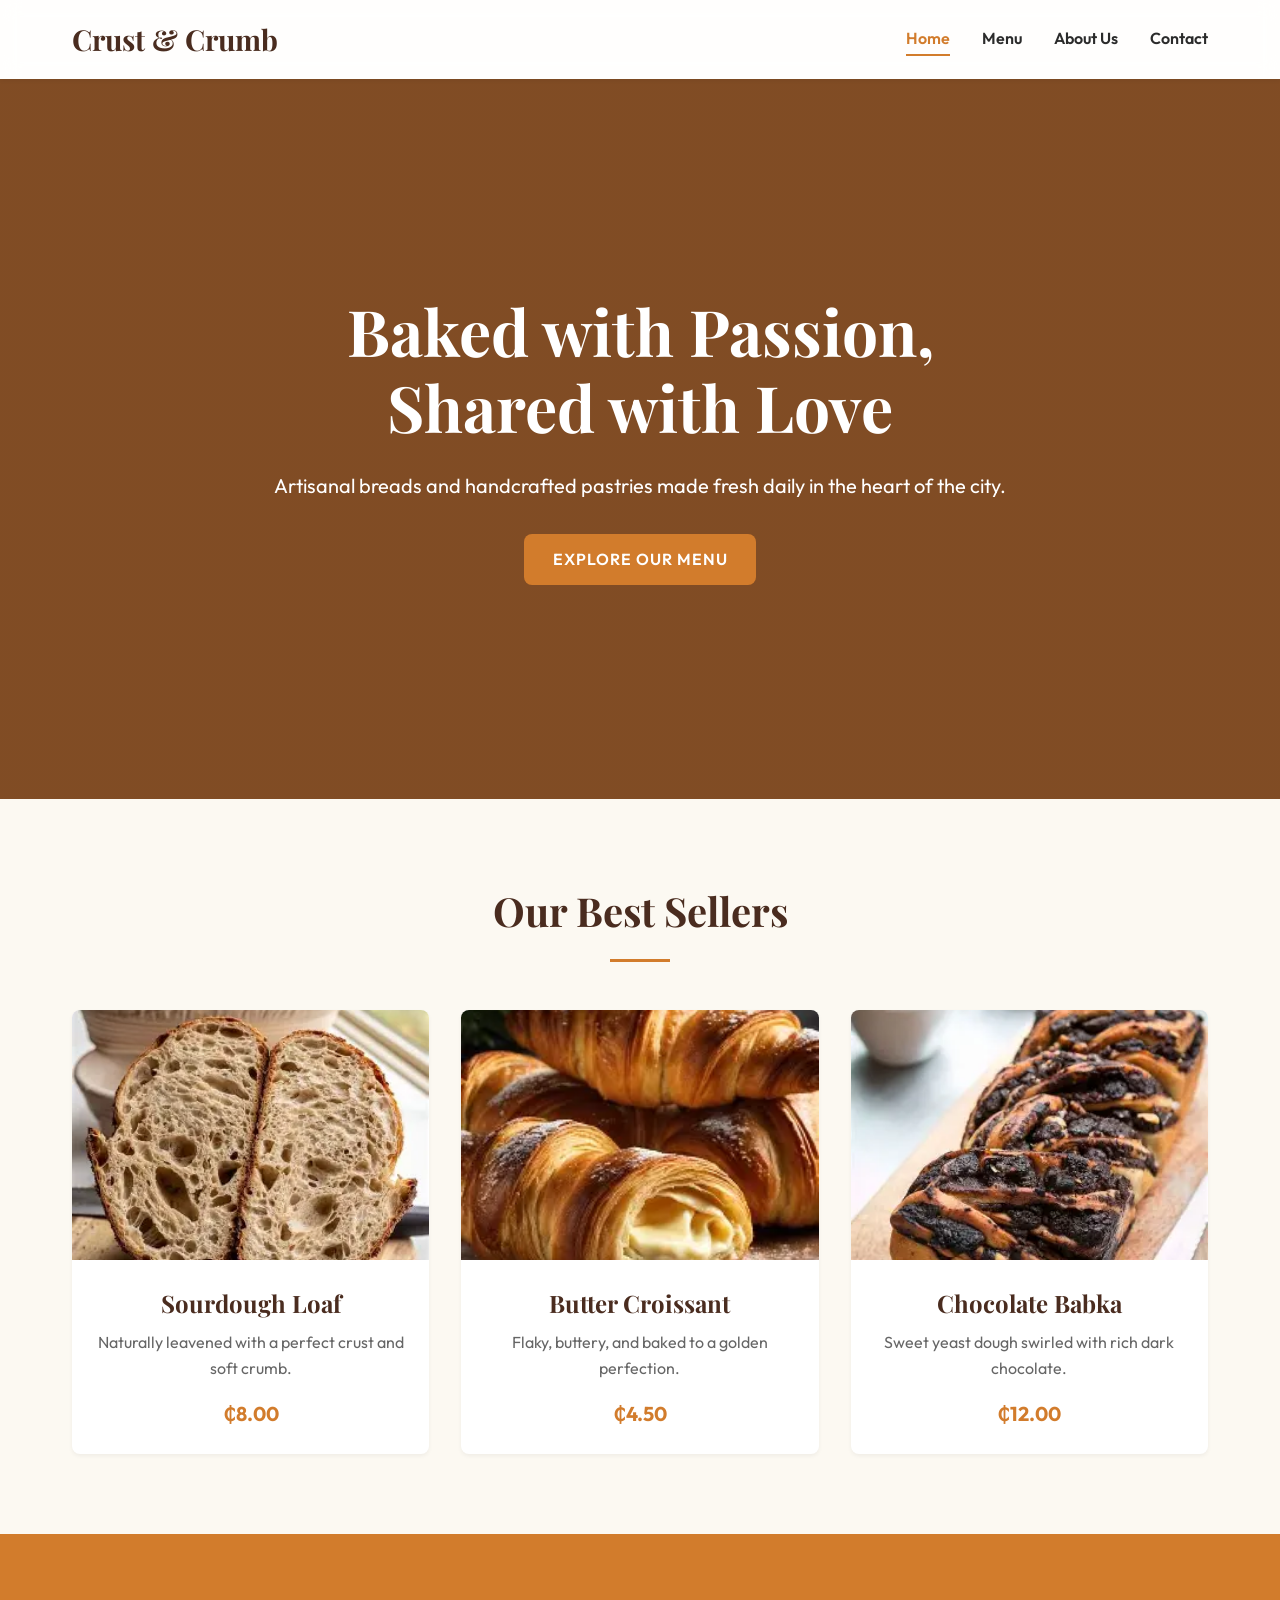
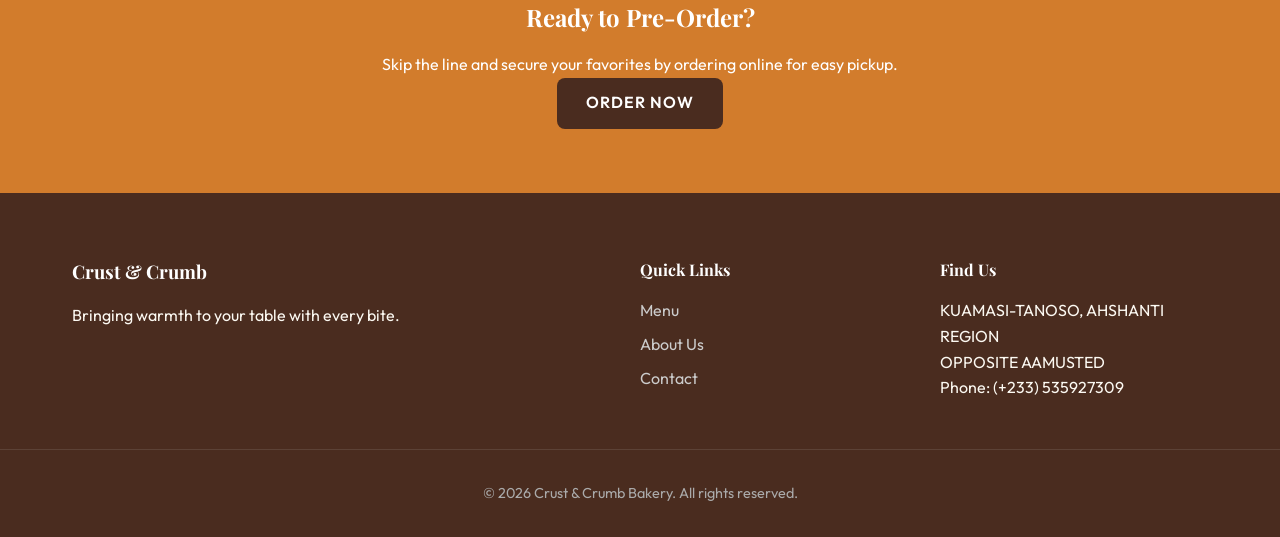
<file: index.html>
<!DOCTYPE html>
<html lang="en">
<head>
    <meta charset="UTF-8">
    <meta name="viewport" content="width=device-width, initial-scale=1.0">
    <meta name="description" content="Crust & Crumb Bakery - Artisanal breads, pastries, and cakes crafted with love and passion. Order online now.">
    <title>Crust & Crumb Bakery | Artisanal Breads & Pastries</title>
    <link rel="stylesheet" href="css/style.css">
    <link href="https://fonts.googleapis.com/css2?family=Playfair+Display:ital,wght@0,400;0,700;1,400&family=Outfit:wght@300;400;600&display=swap" rel="stylesheet">
</head>
<body>
    <header id="main-header">
        <div class="nav-container">
            <a href="Crust & Crumb Bakery's.html" class="logo" id="header-logo">Crust & Crumb</a>
            <button class="menu-toggle" aria-label="Toggle menu" id="mobile-menu-btn">
                <span></span>
                <span></span>
                <span></span>
            </button>
            <nav id="main-nav" aria-label="Primary navigation">
                <ul class="nav-links">
                    <li><a href="Crust & Crumb Bakery's.html" class="active">Home</a></li>
                    <li><a href="menu.html">Menu</a></li>
                    <li><a href="about.html">About Us</a></li>
                    <li><a href="contact.html">Contact</a></li>
                </ul>
            </nav>
        </div>
    </header>

    <main id="home-main">
        <section id="hero" class="hero-section">
            <div class="hero-content">
                <h1>Baked with Passion, Shared with Love</h1>
                <p>Artisanal breads and handcrafted pastries made fresh daily in the heart of the city.</p>
                <a href="menu.html" class="btn btn-primary" id="hero-cta">Explore Our Menu</a>
            </div>
            <div class="hero-glass-overlay"></div>
        </section>

        <section id="featured" class="featured-section">
            <div class="container">
                <h2 class="section-title">Our Best Sellers</h2>
                <div class="grid-layout">
                    <div class="card product-card">
                        <img src="images/Sourdough%20Loaf.webp" alt="Freshly baked artisanal sourdough loaf" class="card-img" style="width: 100%; height: 250px; object-fit: cover;">
                        <div class="card-content">
                            <h3>Sourdough Loaf</h3>
                            <p>Naturally leavened with a perfect crust and soft crumb.</p>
                            <span class="price">₵8.00</span>
                        </div>
                    </div>
                    <div class="card product-card">
                        <img src="images/Butter%20Croissant.webp" alt="Flaky golden butter croissant" class="card-img" style="width: 100%; height: 250px; object-fit: cover;">
                        <div class="card-content">
                            <h3>Butter Croissant</h3>
                            <p>Flaky, buttery, and baked to a golden perfection.</p>
                            <span class="price">₵4.50</span>
                        </div>
                    </div>
                    <div class="card product-card">
                        <img src="images/Chocolate%20Babka.webp" alt="Sweet yeast dough chocolate babka" class="card-img" style="width: 100%; height: 250px; object-fit: cover;">
                        <div class="card-content">
                            <h3>Chocolate Babka</h3>
                            <p>Sweet yeast dough swirled with rich dark chocolate.</p>
                            <span class="price">₵12.00</span>
                        </div>
                    </div>
                </div>
            </div>
        </section>

        <section id="call-to-action" class="cta-section">
            <div class="container">
                <h2>Ready to Pre-Order?</h2>
                <p>Skip the line and secure your favorites by ordering online for easy pickup.</p>
                <a href="contact.html" class="btn btn-secondary">Order Now</a>
            </div>
        </section>
    </main>

    <footer id="main-footer">
        <div class="container footer-grid">
            <div class="footer-brand">
                <h3>Crust & Crumb</h3>
                <p>Bringing warmth to your table with every bite.</p>
            </div>
            <div class="footer-links">
                <h4>Quick Links</h4>
                <ul>
                    <li><a href="menu.html">Menu</a></li>
                    <li><a href="about.html">About Us</a></li>
                    <li><a href="contact.html">Contact</a></li>
                </ul>
            </div>
           <div class="footer-contact">
                <h4>Find Us</h4>
                <p>KUAMASI-TANOSO, AHSHANTI REGION</p>
                <p>OPPOSITE AAMUSTED</p>
                <p>Phone: (+233) 535927309</p>
            </div>
        </div>
        <div class="footer-bottom">
            <p>&copy; 2026 Crust & Crumb Bakery. All rights reserved.</p>
        </div>
    </footer>

</body>
</html>
</file>
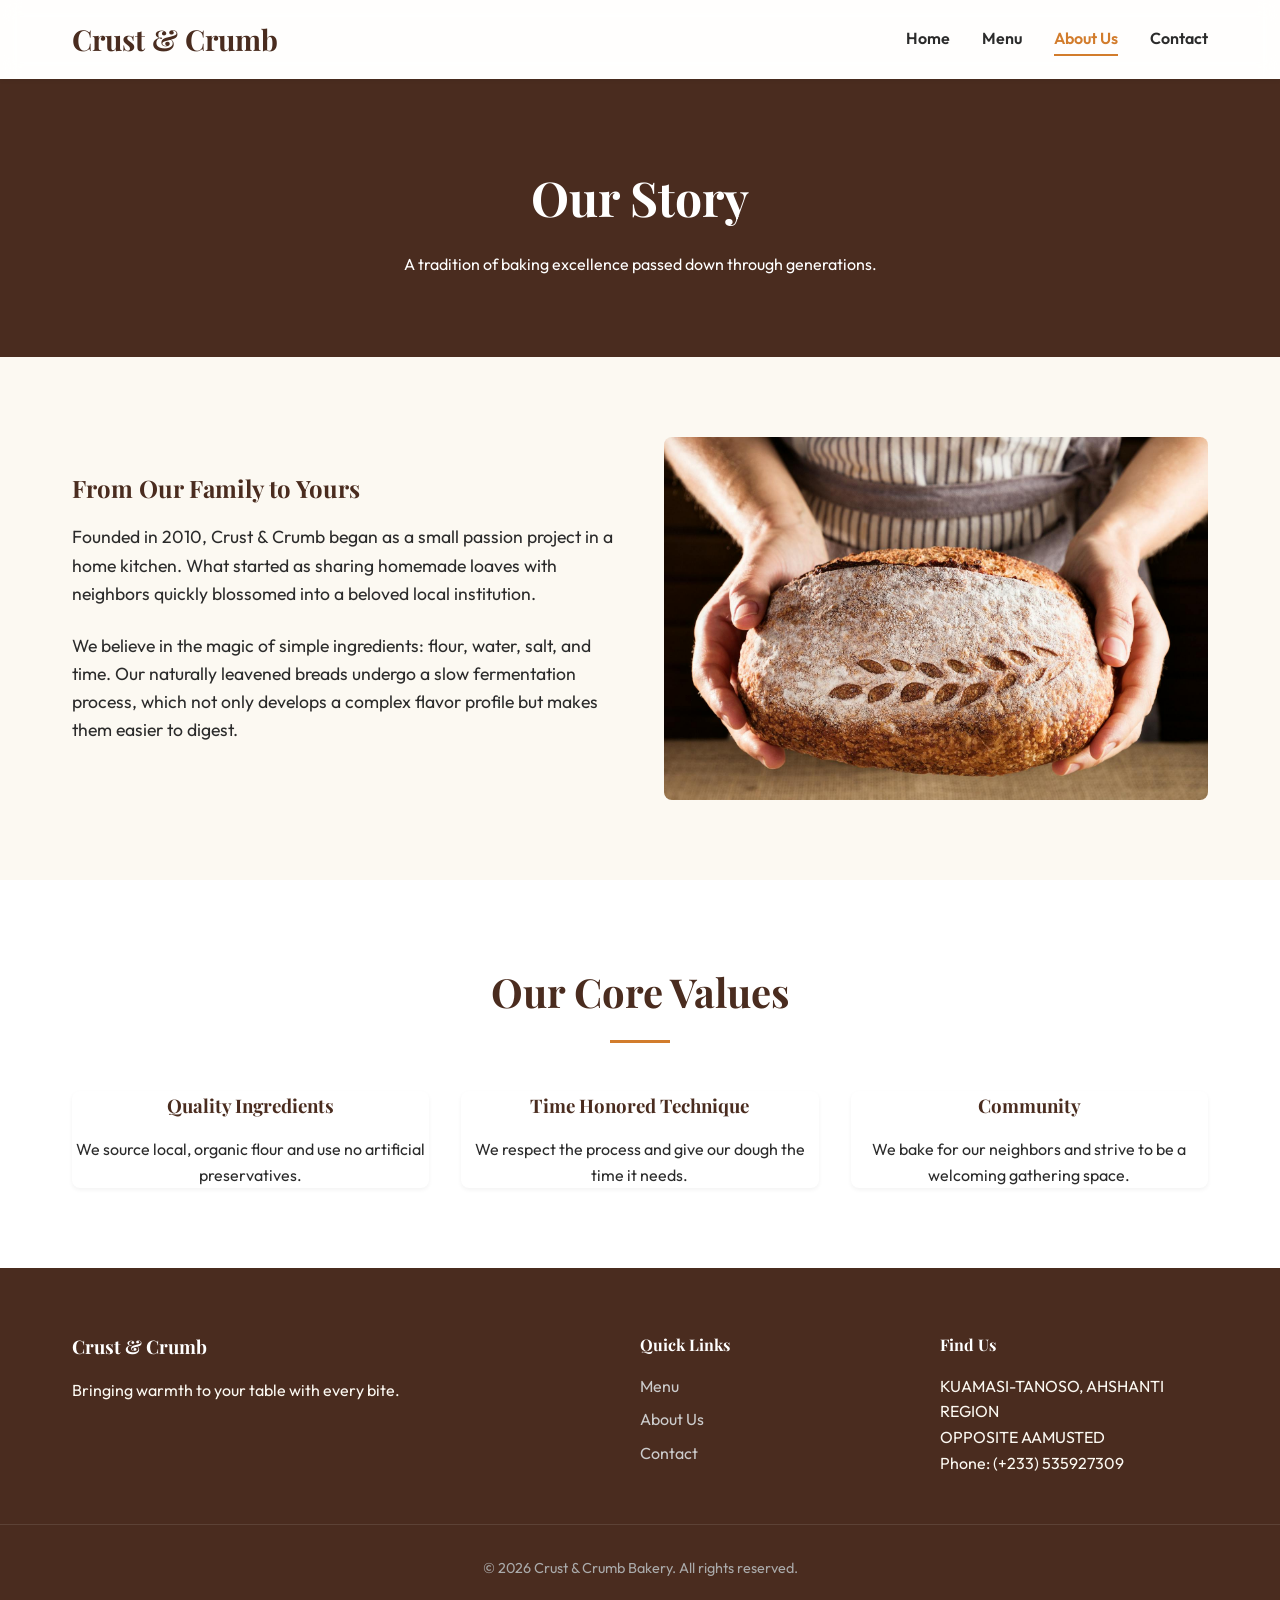
<file: about.html>
<!DOCTYPE html>
<html lang="en">
<head>
    <meta charset="UTF-8">
    <meta name="viewport" content="width=device-width, initial-scale=1.0">
    <meta name="description" content="Learn about Crust & Crumb Bakery - our history, our bakers, and our philosophy.">
    <title>About Us | Crust & Crumb Bakery</title>
    <link rel="stylesheet" href="css/style.css">
    <link href="https://fonts.googleapis.com/css2?family=Playfair+Display:ital,wght@0,400;0,700;1,400&family=Outfit:wght@300;400;600&display=swap" rel="stylesheet">
</head>
<body>
    <header id="main-header">
        <div class="nav-container">
            <a href="Crust & Crumb Bakery's.html" class="logo" id="header-logo">Crust & Crumb</a>
            <button class="menu-toggle" aria-label="Toggle menu" id="mobile-menu-btn">
                <span></span>
                <span></span>
                <span></span>
            </button>
            <nav id="main-nav" aria-label="Primary navigation">
                <ul class="nav-links">
                    <li><a href="Crust & Crumb Bakery's.html">Home</a></li>
                    <li><a href="menu.html">Menu</a></li>
                    <li><a href="about.html" class="active">About Us</a></li>
                    <li><a href="contact.html">Contact</a></li>
                </ul>
            </nav>
        </div>
    </header>

    <main id="about-main" class="page-main">
        <section class="page-header" id="about-header" style="background-color: var(--secondary-color);">
            <div class="container text-center">
                <h1>Our Story</h1>
                <p>A tradition of baking excellence passed down through generations.</p>
            </div>
        </section>

        <section class="about-section" id="our-history">
            <div class="container about-grid">
                <div class="about-text">
                    <h2>From Our Family to Yours</h2>
                    <p>Founded in 2010, Crust & Crumb began as a small passion project in a home kitchen. What started as sharing homemade loaves with neighbors quickly blossomed into a beloved local institution.</p>
                    <p>We believe in the magic of simple ingredients: flour, water, salt, and time. Our naturally leavened breads undergo a slow fermentation process, which not only develops a complex flavor profile but makes them easier to digest.</p>
                </div>
                <img src="images/Crust%20&%20Crumb.jpeg" alt="Crust and Crumb bakery in action" class="about-image" style="width: 100%; min-height: 300px; height: 100%; object-fit: cover; border-radius: 8px;">
            </div>
        </section>

        <section class="values-section bg-light" id="our-values">
            <div class="container">
                <h2 class="section-title text-center">Our Core Values</h2>
                <div class="grid-layout">
                    <div class="card value-card text-center">
                        <h3>Quality Ingredients</h3>
                        <p>We source local, organic flour and use no artificial preservatives.</p>
                    </div>
                    <div class="card value-card text-center">
                        <h3>Time Honored Technique</h3>
                        <p>We respect the process and give our dough the time it needs.</p>
                    </div>
                    <div class="card value-card text-center">
                        <h3>Community</h3>
                        <p>We bake for our neighbors and strive to be a welcoming gathering space.</p>
                    </div>
                </div>
            </div>
        </section>
    </main>

    <footer id="main-footer">
        <div class="container footer-grid">
            <div class="footer-brand">
                <h3>Crust & Crumb</h3>
                <p>Bringing warmth to your table with every bite.</p>
            </div>
            <div class="footer-links">
                <h4>Quick Links</h4>
                <ul>
                    <li><a href="menu.html">Menu</a></li>
                    <li><a href="about.html">About Us</a></li>
                    <li><a href="contact.html">Contact</a></li>
                </ul>
            </div>
            <div class="footer-contact">
                <h4>Find Us</h4>
                <p>KUAMASI-TANOSO, AHSHANTI REGION</p>
                <p>OPPOSITE AAMUSTED</p>
                <p>Phone: (+233) 535927309</p>
            </div>
        </div>
        <div class="footer-bottom">
            <p>&copy; 2026 Crust & Crumb Bakery. All rights reserved.</p>
        </div>
    </footer>
</body>
</html>
</file>
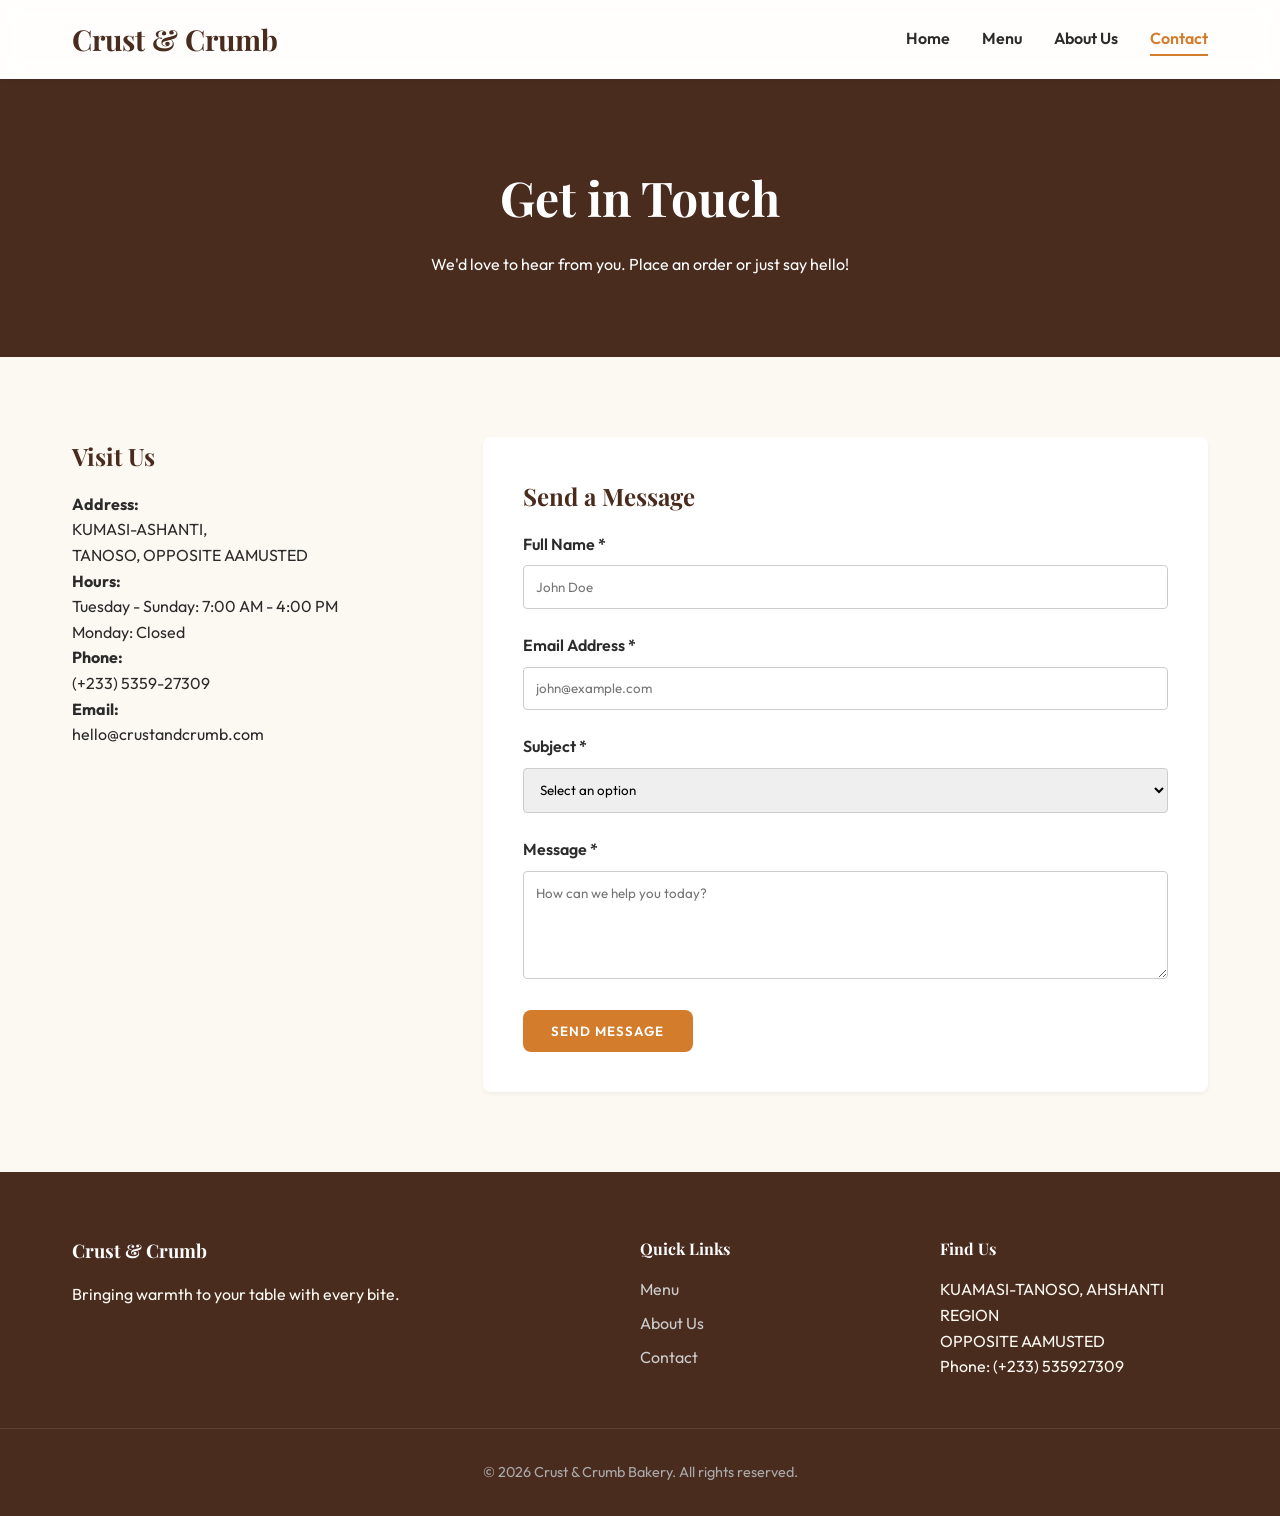
<file: contact.html>
<!DOCTYPE html>
<html lang="en">
<head>
    <meta charset="UTF-8">
    <meta name="viewport" content="width=device-width, initial-scale=1.0">
    <meta name="description" content="Contact Crust & Crumb Bakery to place an order or inquire about wholesale.">
    <title>Contact & Order | Crust & Crumb Bakery</title>
    <link rel="stylesheet" href="css/style.css">
    <link href="https://fonts.googleapis.com/css2?family=Playfair+Display:ital,wght@0,400;0,700;1,400&family=Outfit:wght@300;400;600&display=swap" rel="stylesheet">
</head>
<body>
    <header id="main-header">
        <div class="nav-container">
            <a href="Crust & Crumb Bakery's.html" class="logo" id="header-logo">Crust & Crumb</a>
            <button class="menu-toggle" aria-label="Toggle menu" id="mobile-menu-btn">
                <span></span>
                <span></span>
                <span></span>
            </button>
            <nav id="main-nav" aria-label="Primary navigation">
                <ul class="nav-links">
                    <li><a href="Crust & Crumb Bakery's.html">Home</a></li>
                    <li><a href="menu.html">Menu</a></li>
                    <li><a href="about.html">About Us</a></li>
                    <li><a href="contact.html" class="active">Contact</a></li>
                </ul>
            </nav>
        </div>
    </header>

    <main id="contact-main" class="page-main">
        <section class="page-header" style="background-color: var(--secondary-color);">
            <div class="container text-center">
                <h1>Get in Touch</h1>
                <p>We'd love to hear from you. Place an order or just say hello!</p>
            </div>
        </section>

        <section class="contact-section">
            <div class="container contact-grid">
                <div class="contact-info">
                    <h2>Visit Us</h2>
                    <p><strong>Address:</strong><br>KUMASI-ASHANTI,<br>TANOSO, OPPOSITE AAMUSTED</p>
                    <p><strong>Hours:</strong><br>Tuesday - Sunday: 7:00 AM - 4:00 PM<br>Monday: Closed</p>
                    <p><strong>Phone:</strong><br>(+233) 5359-27309</p>
                    <p><strong>Email:</strong><br>hello@crustandcrumb.com</p>
                </div>
                
                <div class="contact-form-container card">
                    <h2>Send a Message</h2>
                    <form id="contact-form" novalidate onsubmit="return false">
                        <div class="form-group">
                            <label for="name">Full Name *</label>
                            <input type="text" id="name" name="name" required placeholder="John Doe">
                            <span class="error-message" id="name-error"></span>
                        </div>
                        <div class="form-group">
                            <label for="email">Email Address *</label>
                            <input type="email" id="email" name="email" required placeholder="john@example.com">
                            <span class="error-message" id="email-error"></span>
                        </div>
                        <div class="form-group">
                            <label for="subject">Subject *</label>
                            <select id="subject" name="subject" required>
                                <option value="">Select an option</option>
                                <option value="pre-order">Pre-Order Pastries & Bread</option>
                                <option value="catering">Catering Inquiry</option>
                                <option value="general">General Question</option>
                            </select>
                            <span class="error-message" id="subject-error"></span>
                        </div>
                        <div class="form-group">
                            <label for="message">Message *</label>
                            <textarea id="message" name="message" rows="5" required placeholder="How can we help you today?"></textarea>
                            <span class="error-message" id="message-error"></span>
                        </div>
                        <button type="submit" class="btn btn-primary" id="submit-btn">Send Message</button>
                        <div id="form-success-msg" style="display: none; color: green; margin-top: 1rem;">Thank you! Your message has been sent.</div>
                    </form>
                </div>
            </div>
        </section>
    </main>

    <footer id="main-footer">
        <div class="container footer-grid">
            <div class="footer-brand">
                <h3>Crust & Crumb</h3>
                <p>Bringing warmth to your table with every bite.</p>
            </div>
            <div class="footer-links">
                <h4>Quick Links</h4>
                <ul>
                    <li><a href="menu.html">Menu</a></li>
                    <li><a href="about.html">About Us</a></li>
                    <li><a href="contact.html">Contact</a></li>
                </ul>
            </div>
           <div class="footer-contact">
                <h4>Find Us</h4>
                <p>KUAMASI-TANOSO, AHSHANTI REGION</p>
                <p>OPPOSITE AAMUSTED</p>
                <p>Phone: (+233) 535927309</p>
            </div>
        </div>
        <div class="footer-bottom">
            <p>&copy; 2026 Crust & Crumb Bakery. All rights reserved.</p>
        </div>
    </footer>

</body>
</html>
</file>
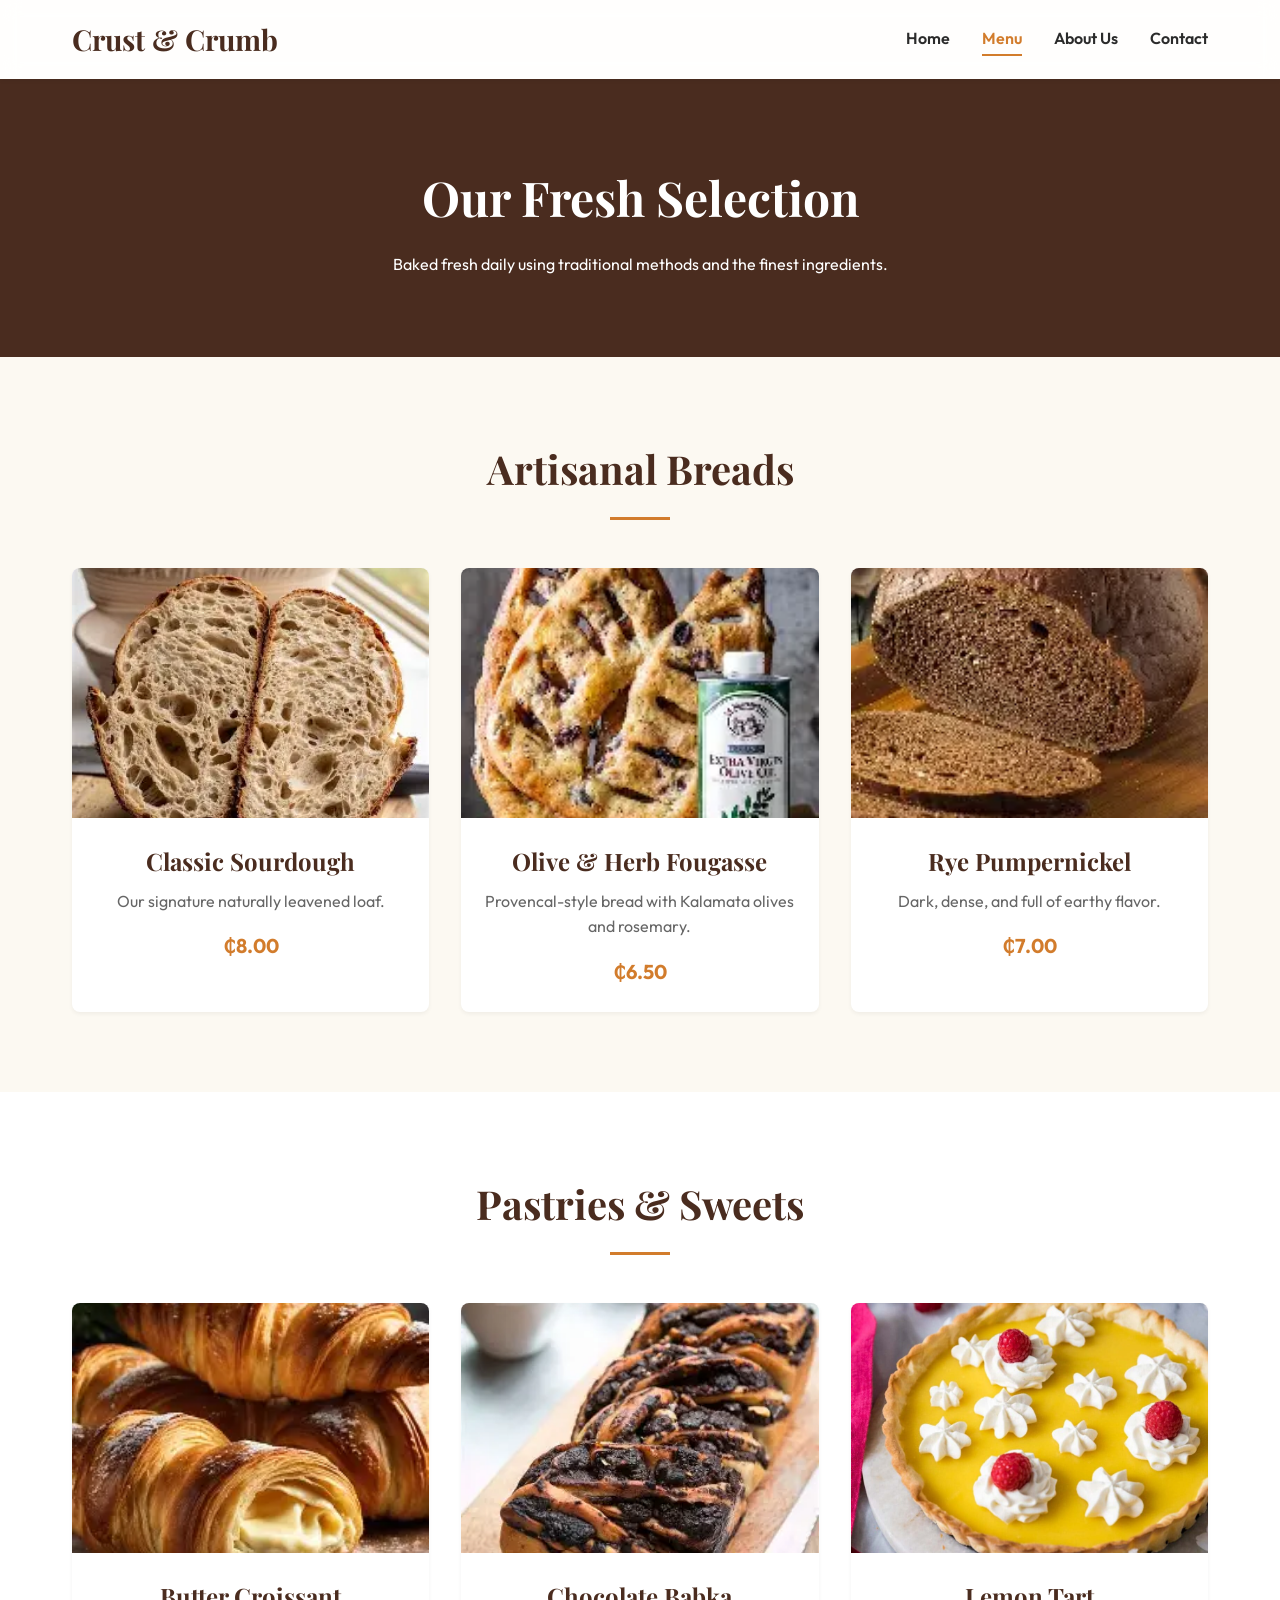
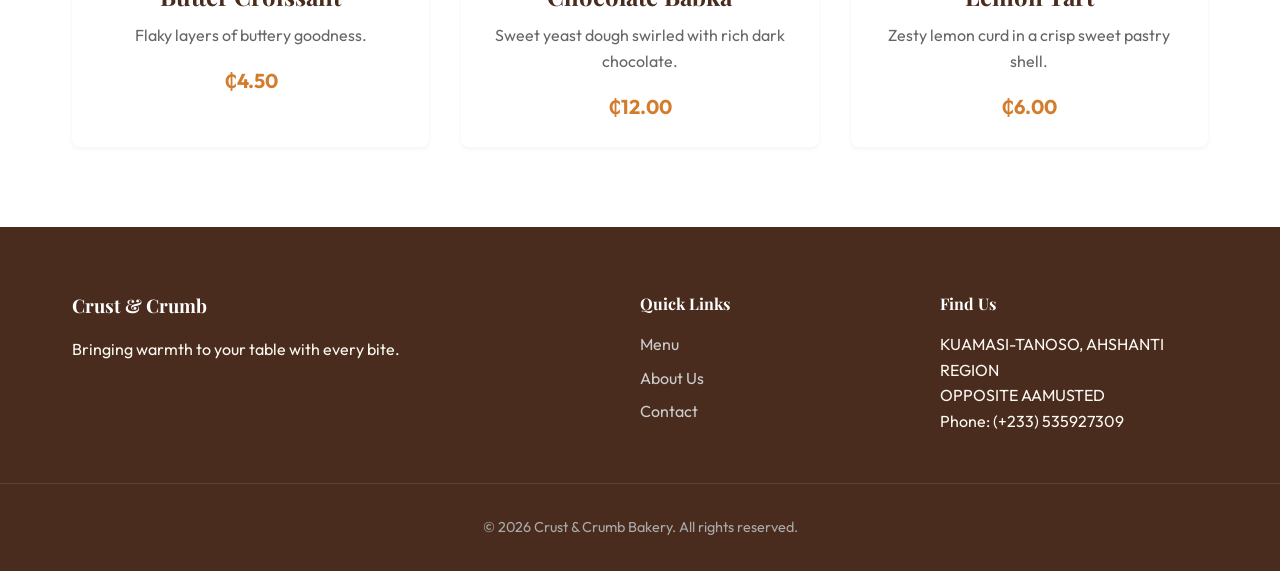
<file: menu.html>
<!DOCTYPE html>
<html lang="en">
<head>
    <meta charset="UTF-8">
    <meta name="viewport" content="width=device-width, initial-scale=1.0">
    <meta name="description" content="Explore Crust & Crumb Bakery's menu including artisanal breads, delicate pastries, and custom cakes.">
    <title>Menu | Crust & Crumb Bakery</title>
    <link rel="stylesheet" href="css/style.css">
    <link href="https://fonts.googleapis.com/css2?family=Playfair+Display:ital,wght@0,400;0,700;1,400&family=Outfit:wght@300;400;600&display=swap" rel="stylesheet">
</head>
<body>
    <header id="main-header">
        <div class="nav-container">
            <a href="Crust & Crumb Bakery's.html" class="logo" id="header-logo">Crust & Crumb</a>
            <button class="menu-toggle" aria-label="Toggle menu" id="mobile-menu-btn">
                <span></span>
                <span></span>
                <span></span>
            </button>
            <nav id="main-nav" aria-label="Primary navigation">
                <ul class="nav-links">
                    <li><a href="Crust & Crumb Bakery's.html">Home</a></li>
                    <li><a href="menu.html" class="active">Menu</a></li>
                    <li><a href="about.html">About Us</a></li>
                    <li><a href="contact.html">Contact</a></li>
                </ul>
            </nav>
        </div>
    </header>

    <main id="menu-main" class="page-main">
        <section class="page-header" id="menu-header" style="background-color: var(--secondary-color);">
            <div class="container text-center">
                <h1>Our Fresh Selection</h1>
                <p>Baked fresh daily using traditional methods and the finest ingredients.</p>
            </div>
        </section>

        <section class="menu-section" id="breads">
            <div class="container">
                <h2 class="section-title">Artisanal Breads</h2>
                <div class="grid-layout">
                    <div class="card product-card">
                        <img src="images/Sourdough%20Loaf.webp" alt="Freshly baked artisanal sourdough loaf" class="card-img" style="width: 100%; height: 250px; object-fit: cover;">
                        <div class="card-content">
                            <h3>Classic Sourdough</h3>
                            <p>Our signature naturally leavened loaf.</p>
                            <span class="price">₵8.00</span>
                        </div>
                    </div>
                    <div class="card product-card">
                        <img src="images/Olive%20&%20Herb%20Fougasse.webp" alt="Freshly baked Olive & Herb Fougasse bread" class="card-img" style="width: 100%; height: 250px; object-fit: cover;">
                        <div class="card-content">
                            <h3>Olive & Herb Fougasse</h3>
                            <p>Provencal-style bread with Kalamata olives and rosemary.</p>
                            <span class="price">₵6.50</span>
                        </div>
                    </div>
                    <div class="card product-card">
                        <img src="images/Rye%20Pumpernickel.webp" alt="Dark Rye Pumpernickel loaf" class="card-img" style="width: 100%; height: 250px; object-fit: cover;">
                        <div class="card-content">
                            <h3>Rye Pumpernickel</h3>
                            <p>Dark, dense, and full of earthy flavor.</p>
                            <span class="price">₵7.00</span>
                        </div>
                    </div>
                </div>
            </div>
        </section>

        <section class="menu-section bg-light" id="pastries">
            <div class="container">
                <h2 class="section-title">Pastries & Sweets</h2>
                <div class="grid-layout">
                    <div class="card product-card">
                        <img src="images/Butter%20Croissant.webp" alt="Flaky golden butter croissant" class="card-img" style="width: 100%; height: 250px; object-fit: cover;">
                        <div class="card-content">
                            <h3>Butter Croissant</h3>
                            <p>Flaky layers of buttery goodness.</p>
                            <span class="price">₵4.50</span>
                        </div>
                    </div>
                    <div class="card product-card">
                        <img src="images/Chocolate%20Babka.webp" alt="Sweet yeast dough chocolate babka" class="card-img" style="width: 100%; height: 250px; object-fit: cover;">
                        <div class="card-content">
                            <h3>Chocolate Babka</h3>
                            <p>Sweet yeast dough swirled with rich dark chocolate.</p>
                            <span class="price">₵12.00</span>
                        </div>
                    </div>
                    <div class="card product-card">
                        <img src="images/Lemon%20Tart.jpg" alt="Zesty lemon tart" class="card-img" style="width: 100%; height: 250px; object-fit: cover;">
                        <div class="card-content">
                            <h3>Lemon Tart</h3>
                            <p>Zesty lemon curd in a crisp sweet pastry shell.</p>
                            <span class="price">₵6.00</span>
                        </div>
                    </div>
                </div>
            </div>
        </section>
    </main>

    <footer id="main-footer">
        <!-- Footer content same as Crust & Crumb Bakery's.html -->
        <div class="container footer-grid">
            <div class="footer-brand">
                <h3>Crust & Crumb</h3>
                <p>Bringing warmth to your table with every bite.</p>
            </div>
            <div class="footer-links">
                <h4>Quick Links</h4>
                <ul>
                    <li><a href="menu.html">Menu</a></li>
                    <li><a href="about.html">About Us</a></li>
                    <li><a href="contact.html">Contact</a></li>
                </ul>
            </div>
           <div class="footer-contact">
                <h4>Find Us</h4>
                <p>KUAMASI-TANOSO, AHSHANTI REGION</p>
                <p>OPPOSITE AAMUSTED</p>
                <p>Phone: (+233) 535927309</p>
            </div>
        </div>
        <div class="footer-bottom">
            <p>&copy; 2026 Crust & Crumb Bakery. All rights reserved.</p>
        </div>
    </footer>
</body>
</html>
</file>
<file: css/style.css>
/* =========================================================================
   VARIABLES & DESIGN SYSTEM
   ========================================================================= */
:root {
    --primary-color: #d27c2c; /* Warm Orange/Golden Crust */
    --primary-dark: #b86b24;
    --secondary-color: #4a2c1f; /* Dark Chocolate / Espresso */
    --accent-color: #e63946; /* Cherry Red */
    
    --bg-color: #fcf9f2; /* Warm off-white */
    --surface-color: #ffffff;
    --text-main: #2b2b2b;
    --text-muted: #666666;
    
    --font-heading: 'Playfair Display', serif;
    --font-body: 'Outfit', sans-serif;
    
    --transition: all 0.3s cubic-bezier(0.25, 0.8, 0.25, 1);
    --shadow-sm: 0 2px 4px rgba(0,0,0,0.05);
    --shadow-md: 0 4px 12px rgba(0,0,0,0.08);
    --shadow-lg: 0 12px 24px rgba(0,0,0,0.12);
    
    --glass-bg: rgba(255, 255, 255, 0.85);
    --glass-border: rgba(255, 255, 255, 0.2);
    
    --border-radius: 8px;
}

/* Base Styles */
* {
    box-sizing: border-box;
    margin: 0;
    padding: 0;
}

body {
    font-family: var(--font-body);
    background-color: var(--bg-color);
    color: var(--text-main);
    line-height: 1.6;
    overflow-x: hidden;
}

h1, h2, h3, h4, h5, h6 {
    font-family: var(--font-heading);
    color: var(--secondary-color);
    margin-bottom: 1rem;
    font-weight: 700;
}

a {
    color: var(--primary-color);
    text-decoration: none;
    transition: var(--transition);
}

a:hover {
    color: var(--primary-dark);
}

img {
    max-width: 100%;
    height: auto;
    display: block;
}

.container {
    width: 100%;
    max-width: 1200px;
    margin: 0 auto;
    padding: 0 2rem;
}

.text-center { text-align: center; }
.bg-light { background-color: var(--surface-color); }

/* =========================================================================
   BUTTONS
   ========================================================================= */
.btn {
    display: inline-block;
    padding: 0.8rem 1.8rem;
    font-family: var(--font-body);
    font-weight: 600;
    text-transform: uppercase;
    letter-spacing: 1px;
    border-radius: var(--border-radius);
    transition: var(--transition);
    border: none;
    cursor: pointer;
    text-align: center;
}

.btn-primary {
    background-color: var(--primary-color);
    color: white;
}

.btn-primary:hover {
    background-color: var(--primary-dark);
    color: white;
    transform: translateY(-2px);
    box-shadow: var(--shadow-md);
}

.btn-secondary {
    background-color: var(--secondary-color);
    color: white;
}

.btn-secondary:hover {
    background-color: #2f1d15;
    color: white;
    transform: translateY(-2px);
    box-shadow: var(--shadow-md);
}

/* =========================================================================
   HEADER & NAVIGATION
   ========================================================================= */
#main-header {
    background-color: var(--glass-bg);
    backdrop-filter: blur(10px);
    -webkit-backdrop-filter: blur(10px);
    border-bottom: 1px solid var(--glass-border);
    position: sticky;
    top: 0;
    z-index: 1000;
    padding: 1rem 0;
    box-shadow: var(--shadow-sm);
}

.nav-container {
    display: flex;
    justify-content: space-between;
    align-items: center;
    max-width: 1200px;
    margin: 0 auto;
    padding: 0 2rem;
}

.logo {
    font-family: var(--font-heading);
    font-size: 1.8rem;
    font-weight: 700;
    color: var(--secondary-color);
    text-decoration: none;
}

.nav-links {
    list-style: none;
    display: flex;
    gap: 2rem;
}

.nav-links a {
    color: var(--text-main);
    font-weight: 600;
    font-size: 1rem;
    position: relative;
    padding: 0.5rem 0;
}

.nav-links a::after {
    content: '';
    position: absolute;
    bottom: 0;
    left: 0;
    width: 0;
    height: 2px;
    background-color: var(--primary-color);
    transition: var(--transition);
}

.nav-links a:hover::after,
.nav-links a.active::after {
    width: 100%;
}

.nav-links a:hover,
.nav-links a.active {
    color: var(--primary-color);
}

.menu-toggle {
    display: none;
    flex-direction: column;
    justify-content: space-between;
    width: 30px;
    height: 21px;
    background: transparent;
    border: none;
    cursor: pointer;
    z-index: 1001;
}

.menu-toggle span {
    width: 100%;
    height: 3px;
    background-color: var(--secondary-color);
    border-radius: 3px;
    transition: var(--transition);
}

/* =========================================================================
   HERO SECTION
   ========================================================================= */
.hero-section {
    position: relative;
    height: 80vh;
    min-height: 500px;
    display: flex;
    align-items: center;
    justify-content: center;
    text-align: center;
    background-color: #eeddbb; /* Fallback */
    background-image: linear-gradient(rgba(74, 44, 31, 0.6), rgba(74, 44, 31, 0.6)), url('data:image/svg+xml;utf8,<svg xmlns="http://www.w3.org/2000/svg" width="100%" height="100%" preserveAspectRatio="none"><rect width="100%" height="100%" fill="%23d27c2c"/></svg>');
    background-size: cover;
    background-position: center;
    color: white;
}

.hero-content {
    position: relative;
    z-index: 2;
    max-width: 800px;
    padding: 0 2rem;
}

.hero-content h1 {
    color: white;
    font-size: 4rem;
    margin-bottom: 1.5rem;
    line-height: 1.2;
    animation: fadeInDown 1s ease;
}

.hero-content p {
    font-size: 1.25rem;
    margin-bottom: 2rem;
    animation: fadeInUp 1s ease 0.3s;
    animation-fill-mode: both;
}

.hero-content .btn {
    animation: fadeIn 1s ease 0.6s;
    animation-fill-mode: both;
}

/* =========================================================================
   COMPONENTS (Cards, Grid Layout)
   ========================================================================= */
.section-title {
    text-align: center;
    font-size: 2.5rem;
    margin-bottom: 3rem;
    position: relative;
}

.section-title::after {
    content: '';
    display: block;
    width: 60px;
    height: 3px;
    background-color: var(--primary-color);
    margin: 1rem auto 0;
}

.grid-layout {
    display: grid;
    grid-template-columns: repeat(auto-fit, minmax(300px, 1fr));
    gap: 2rem;
}

.card {
    background-color: var(--surface-color);
    border-radius: var(--border-radius);
    overflow: hidden;
    box-shadow: var(--shadow-sm);
    transition: var(--transition);
    height: 100%;
}

.card:hover {
    transform: translateY(-5px);
    box-shadow: var(--shadow-lg);
}

.card-content {
    padding: 1.5rem;
    text-align: center;
}

.card-content h3 {
    font-size: 1.5rem;
    margin-bottom: 0.5rem;
}

.card-content p {
    color: var(--text-muted);
    margin-bottom: 1rem;
}

.price {
    font-weight: 700;
    font-size: 1.25rem;
    color: var(--primary-color);
}

.placeholder-img {
    width: 100%;
    height: 250px;
    display: flex;
    align-items: center;
    justify-content: center;
    color: var(--text-muted);
    font-style: italic;
    background-image: radial-gradient(circle, #f5ebd9 10%, #e6d3af 100%);
}

/* Sections */
.featured-section, .menu-section, .about-section, .values-section, .contact-section {
    padding: 5rem 0;
}

.cta-section {
    padding: 4rem 0;
    text-align: center;
    background-color: var(--primary-color);
    color: white;
}

.cta-section h2 {
    color: white;
}

/* Page Headers */
.page-header {
    padding: 5rem 0;
    color: white;
}

.page-header h1 {
    color: white;
    font-size: 3rem;
    margin-bottom: 1rem;
}

/* About Grid */
.about-grid {
    display: grid;
    grid-template-columns: 1fr 1fr;
    gap: 3rem;
    align-items: center;
}

.about-text p {
    margin-bottom: 1.5rem;
    font-size: 1.1rem;
}

/* Contact Grid */
.contact-grid {
    display: grid;
    grid-template-columns: 1fr 2fr;
    gap: 3rem;
}

.form-group {
    margin-bottom: 1.5rem;
}

.form-group label {
    display: block;
    margin-bottom: 0.5rem;
    font-weight: 600;
}

.form-group input, .form-group select, .form-group textarea {
    width: 100%;
    padding: 0.8rem;
    border: 1px solid #ccc;
    border-radius: 4px;
    font-family: inherit;
    transition: var(--transition);
}

.form-group input:focus, .form-group select:focus, .form-group textarea:focus {
    outline: none;
    border-color: var(--primary-color);
    box-shadow: 0 0 0 2px rgba(210, 124, 44, 0.2);
}

.error-message {
    color: var(--accent-color);
    font-size: 0.85rem;
    display: block;
    margin-top: 0.4rem;
}

.contact-form-container {
    padding: 2.5rem;
}

/* =========================================================================
   FOOTER
   ========================================================================= */
#main-footer {
    background-color: var(--secondary-color);
    color: #fcf9f2;
    padding: 4rem 0 2rem;
}

#main-footer h3, #main-footer h4 {
    color: white;
}

.footer-grid {
    display: grid;
    grid-template-columns: 2fr 1fr 1fr;
    gap: 2rem;
    margin-bottom: 3rem;
}

.footer-links ul {
    list-style: none;
}

.footer-links li {
    margin-bottom: 0.5rem;
}

.footer-links a {
    color: #ccc;
}

.footer-links a:hover {
    color: var(--primary-color);
    padding-left: 5px;
}

.footer-bottom {
    text-align: center;
    border-top: 1px solid rgba(255,255,255,0.1);
    padding-top: 2rem;
    font-size: 0.9rem;
    color: #aaa;
}

/* =========================================================================
   ANIMATIONS
   ========================================================================= */
@keyframes fadeInDown {
    from { opacity: 0; transform: translateY(-30px); }
    to { opacity: 1; transform: translateY(0); }
}

@keyframes fadeInUp {
    from { opacity: 0; transform: translateY(30px); }
    to { opacity: 1; transform: translateY(0); }
}

@keyframes fadeIn {
    from { opacity: 0; }
    to { opacity: 1; }
}

/* =========================================================================
   RESPONSIVENESS
   ========================================================================= */
@media (max-width: 900px) {
    .about-grid, .contact-grid {
        grid-template-columns: 1fr;
    }
    .footer-grid {
        grid-template-columns: 1fr 1fr;
    }
}

@media (max-width: 768px) {
    .menu-toggle {
        display: flex;
    }
    
    .nav-links {
        position: absolute;
        top: 100%;
        left: 0;
        width: 100%;
        background-color: var(--surface-color);
        flex-direction: column;
        align-items: center;
        gap: 0;
        box-shadow: var(--shadow-md);
        clip-path: circle(0% at top right);
        transition: all 0.5s ease-out;
        padding: 0;
    }
    
    .nav-links.open {
        clip-path: circle(150% at top right);
        padding: 2rem 0;
    }
    
    .nav-links li {
        width: 100%;
        text-align: center;
    }
    
    .nav-links a {
        display: block;
        padding: 1rem;
        font-size: 1.2rem;
    }

    /* Animate Hamburger */
    .menu-toggle.active span:nth-child(1) {
        transform: translateY(9px) rotate(45deg);
    }
    .menu-toggle.active span:nth-child(2) {
        opacity: 0;
    }
    .menu-toggle.active span:nth-child(3) {
        transform: translateY(-9px) rotate(-45deg);
    }
    
    .hero-content h1 {
        font-size: 2.5rem;
    }
    
    .footer-grid {
        grid-template-columns: 1fr;
        text-align: center;
    }
}
</file>
